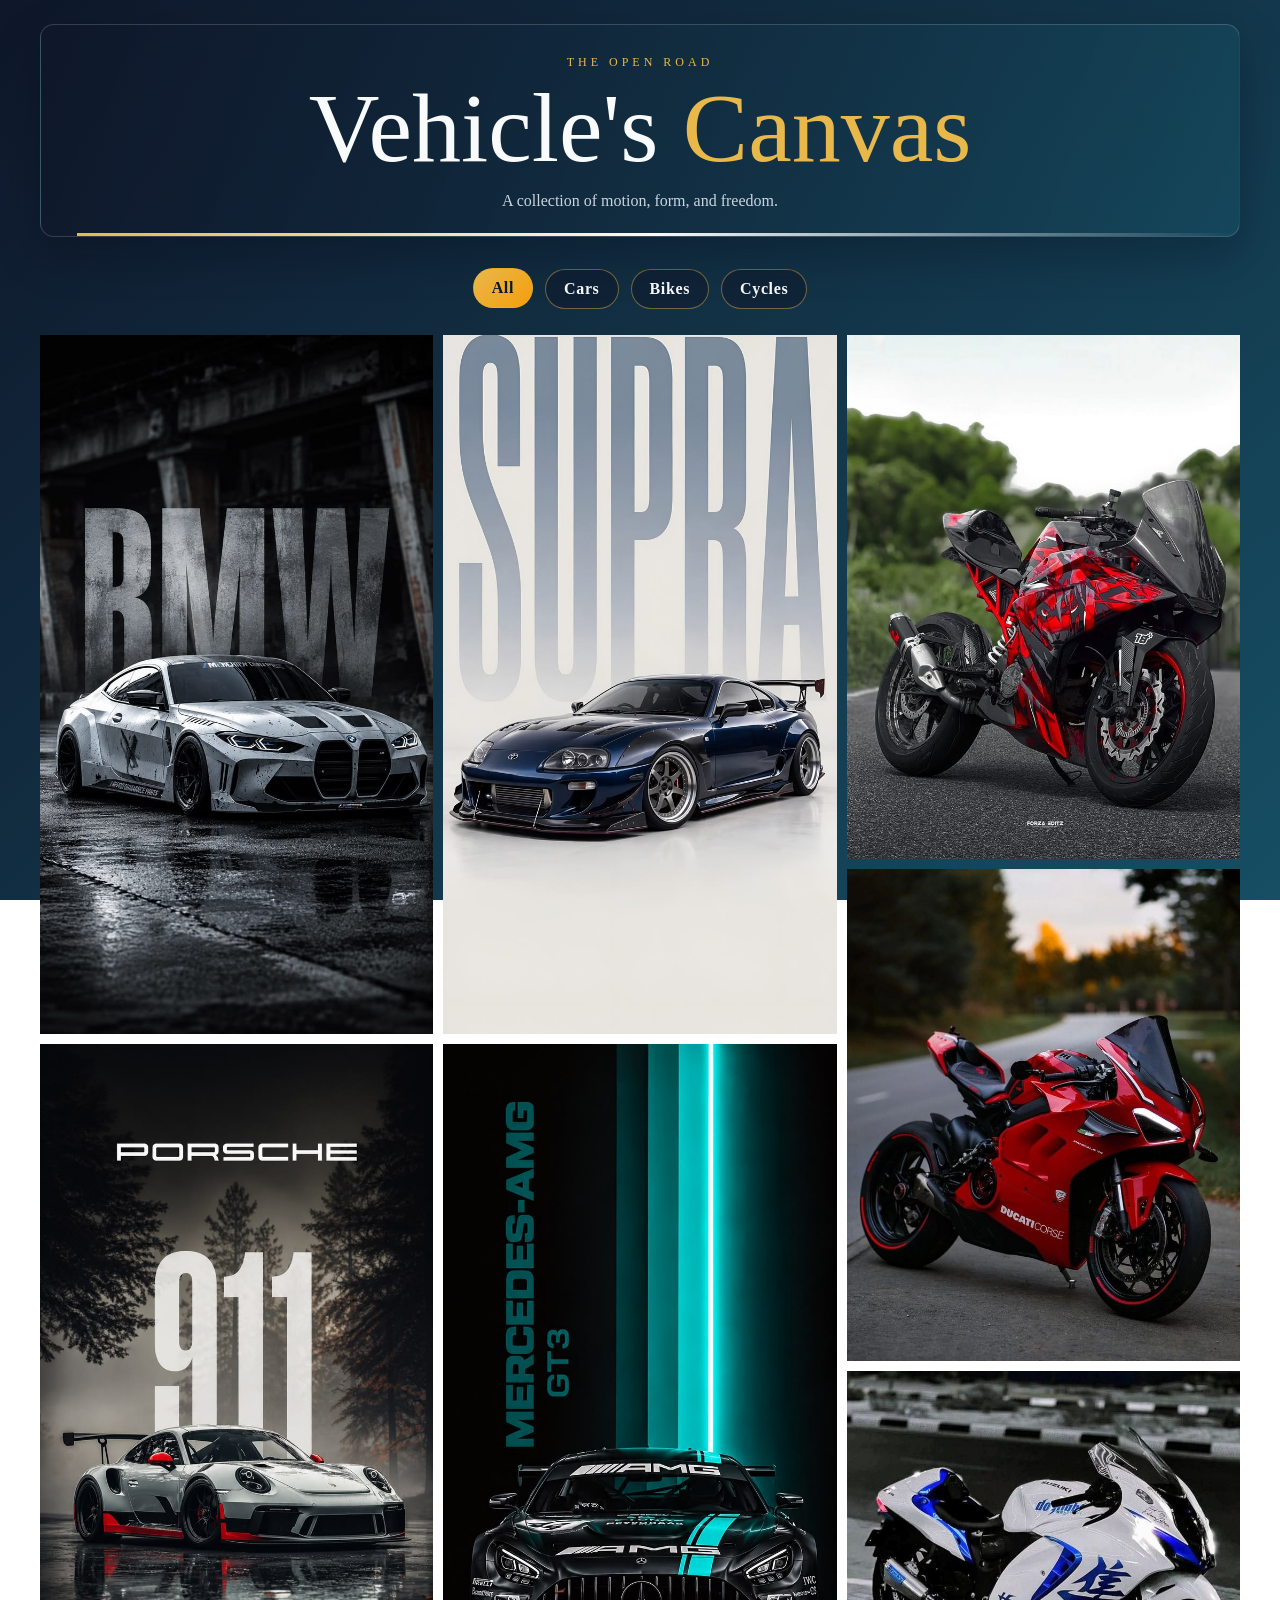
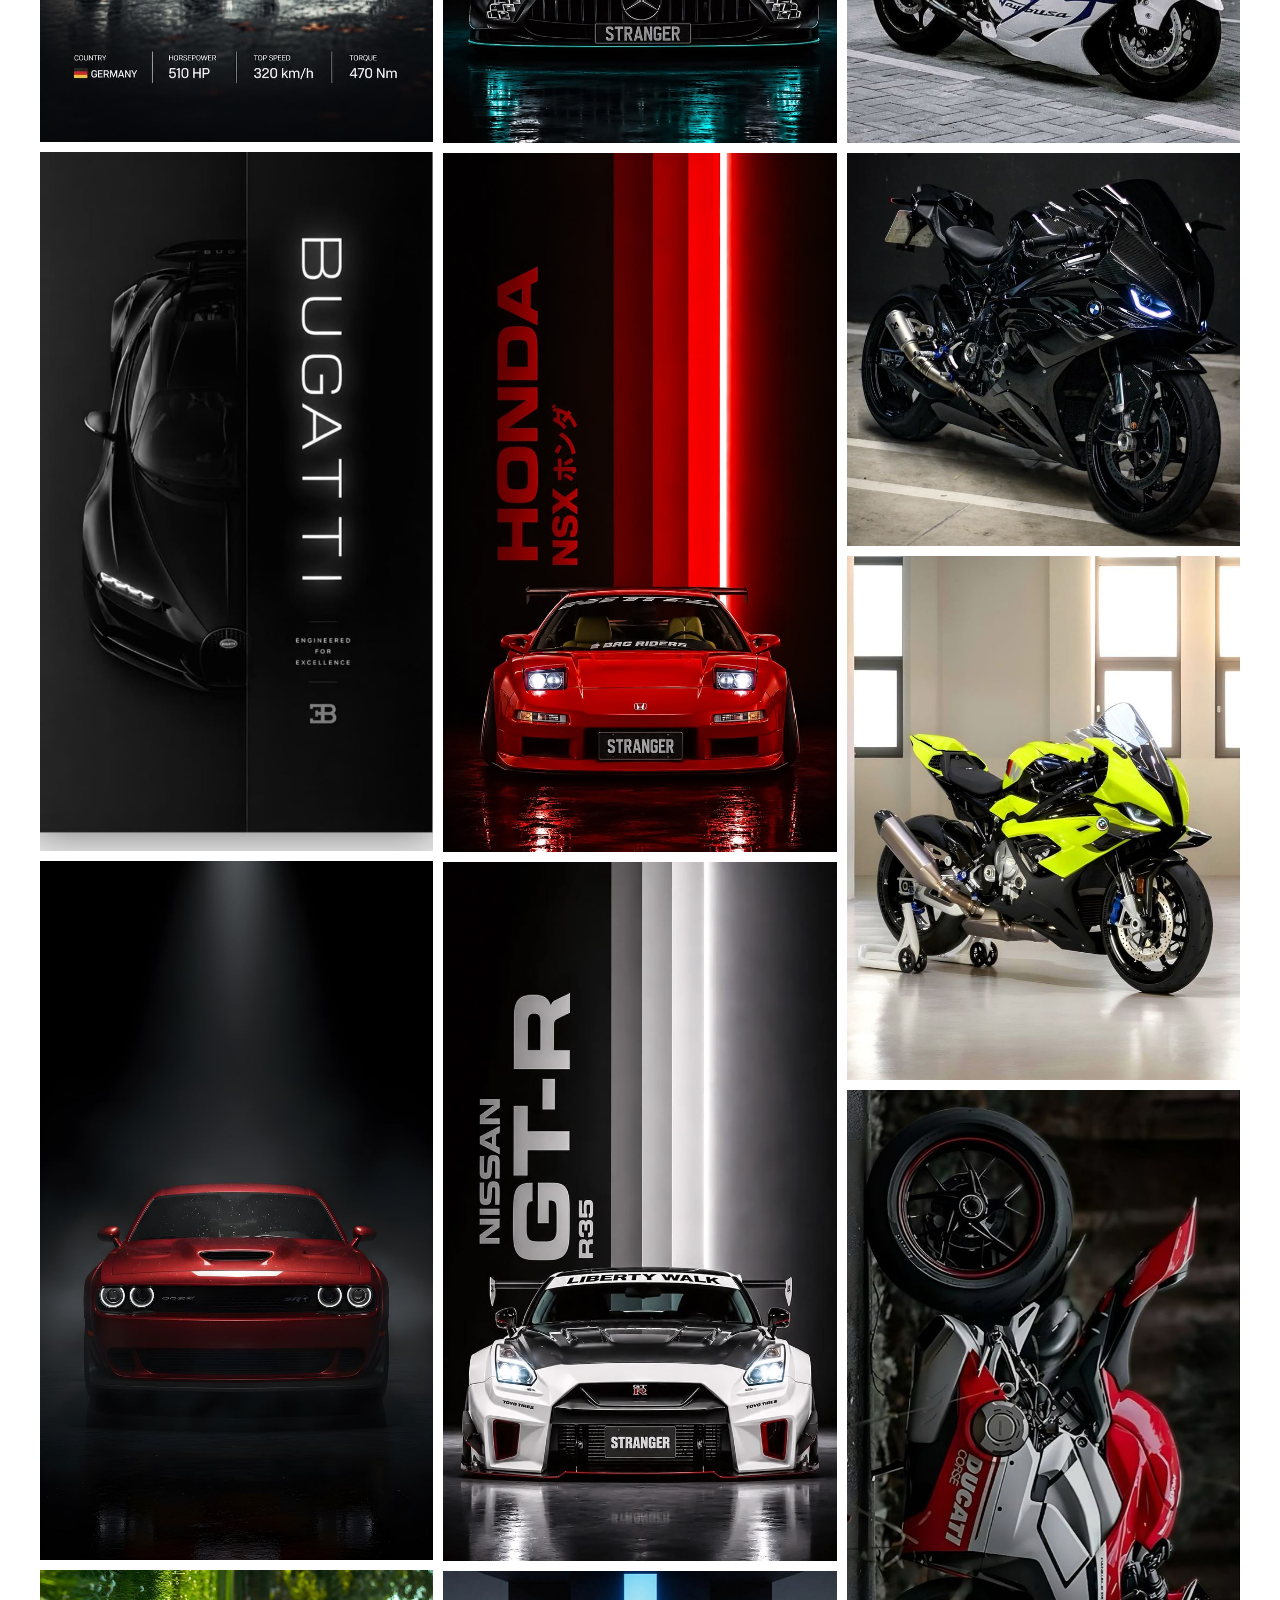
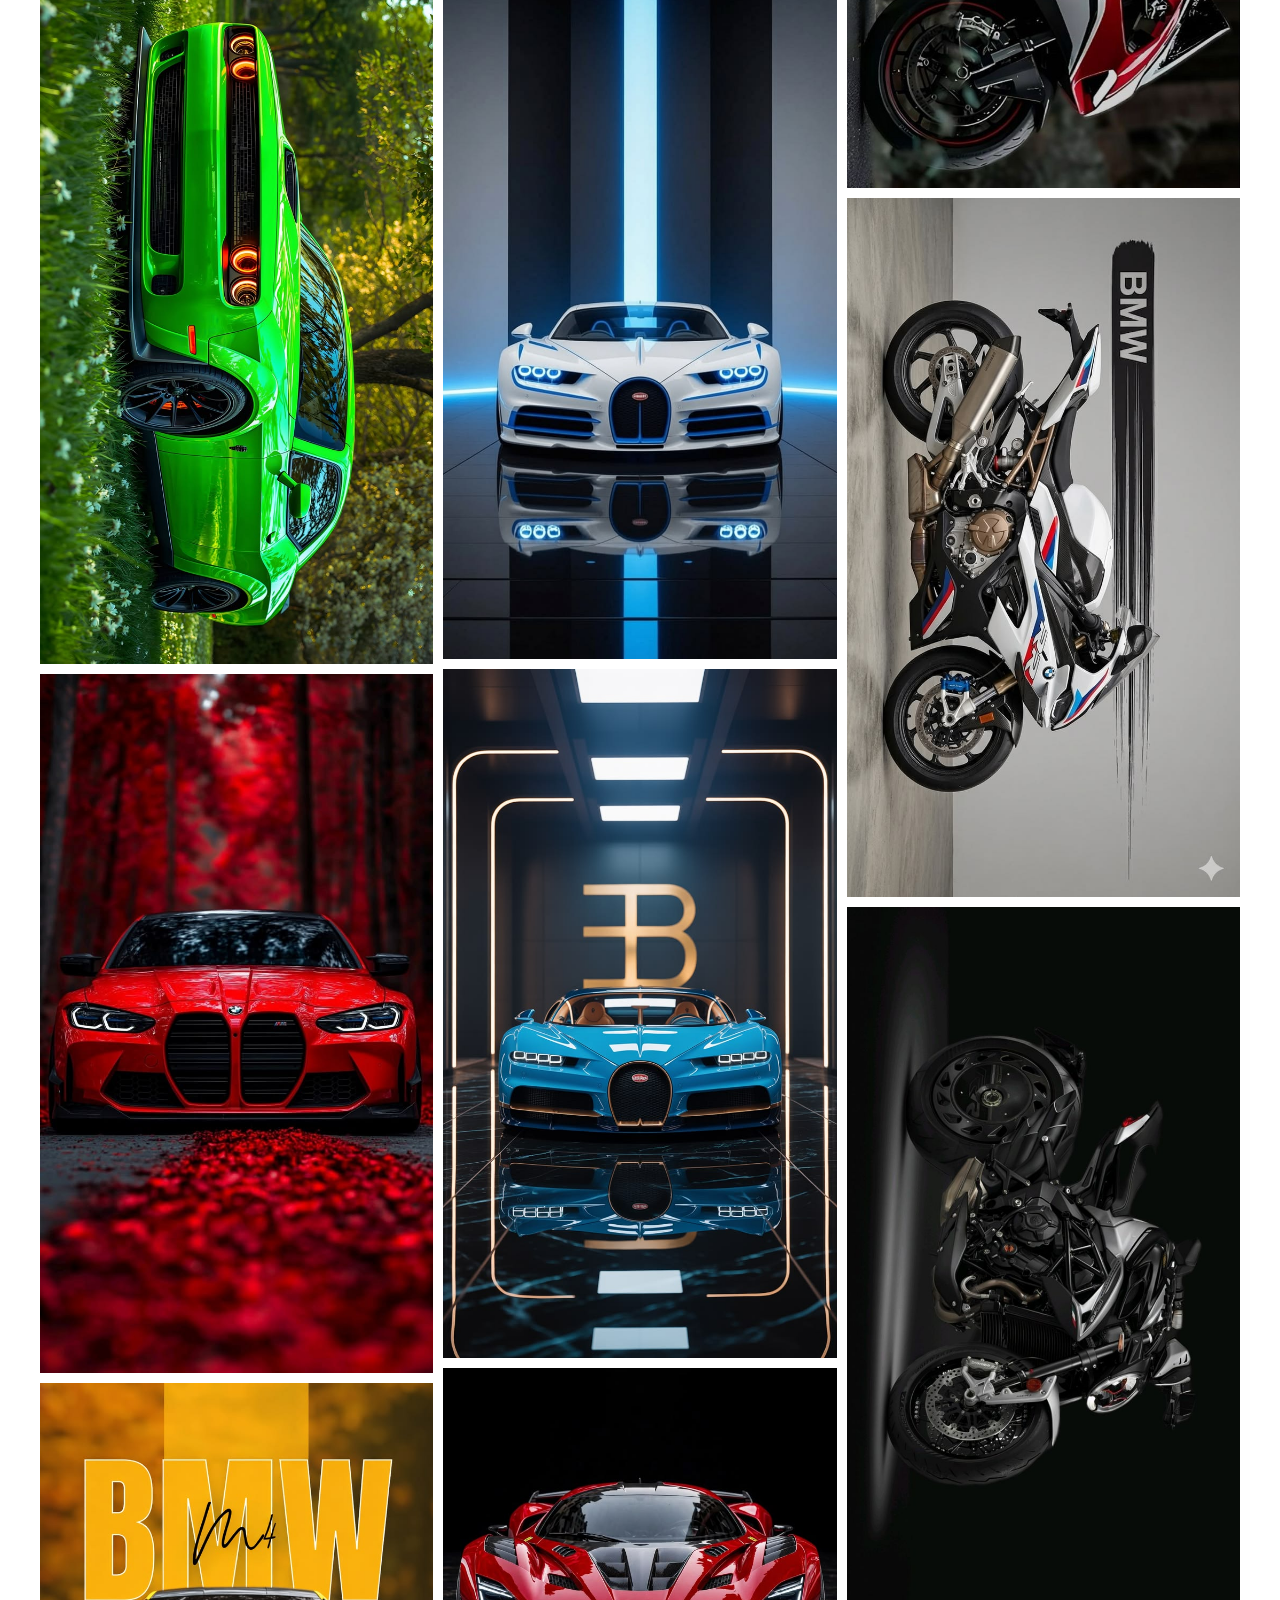
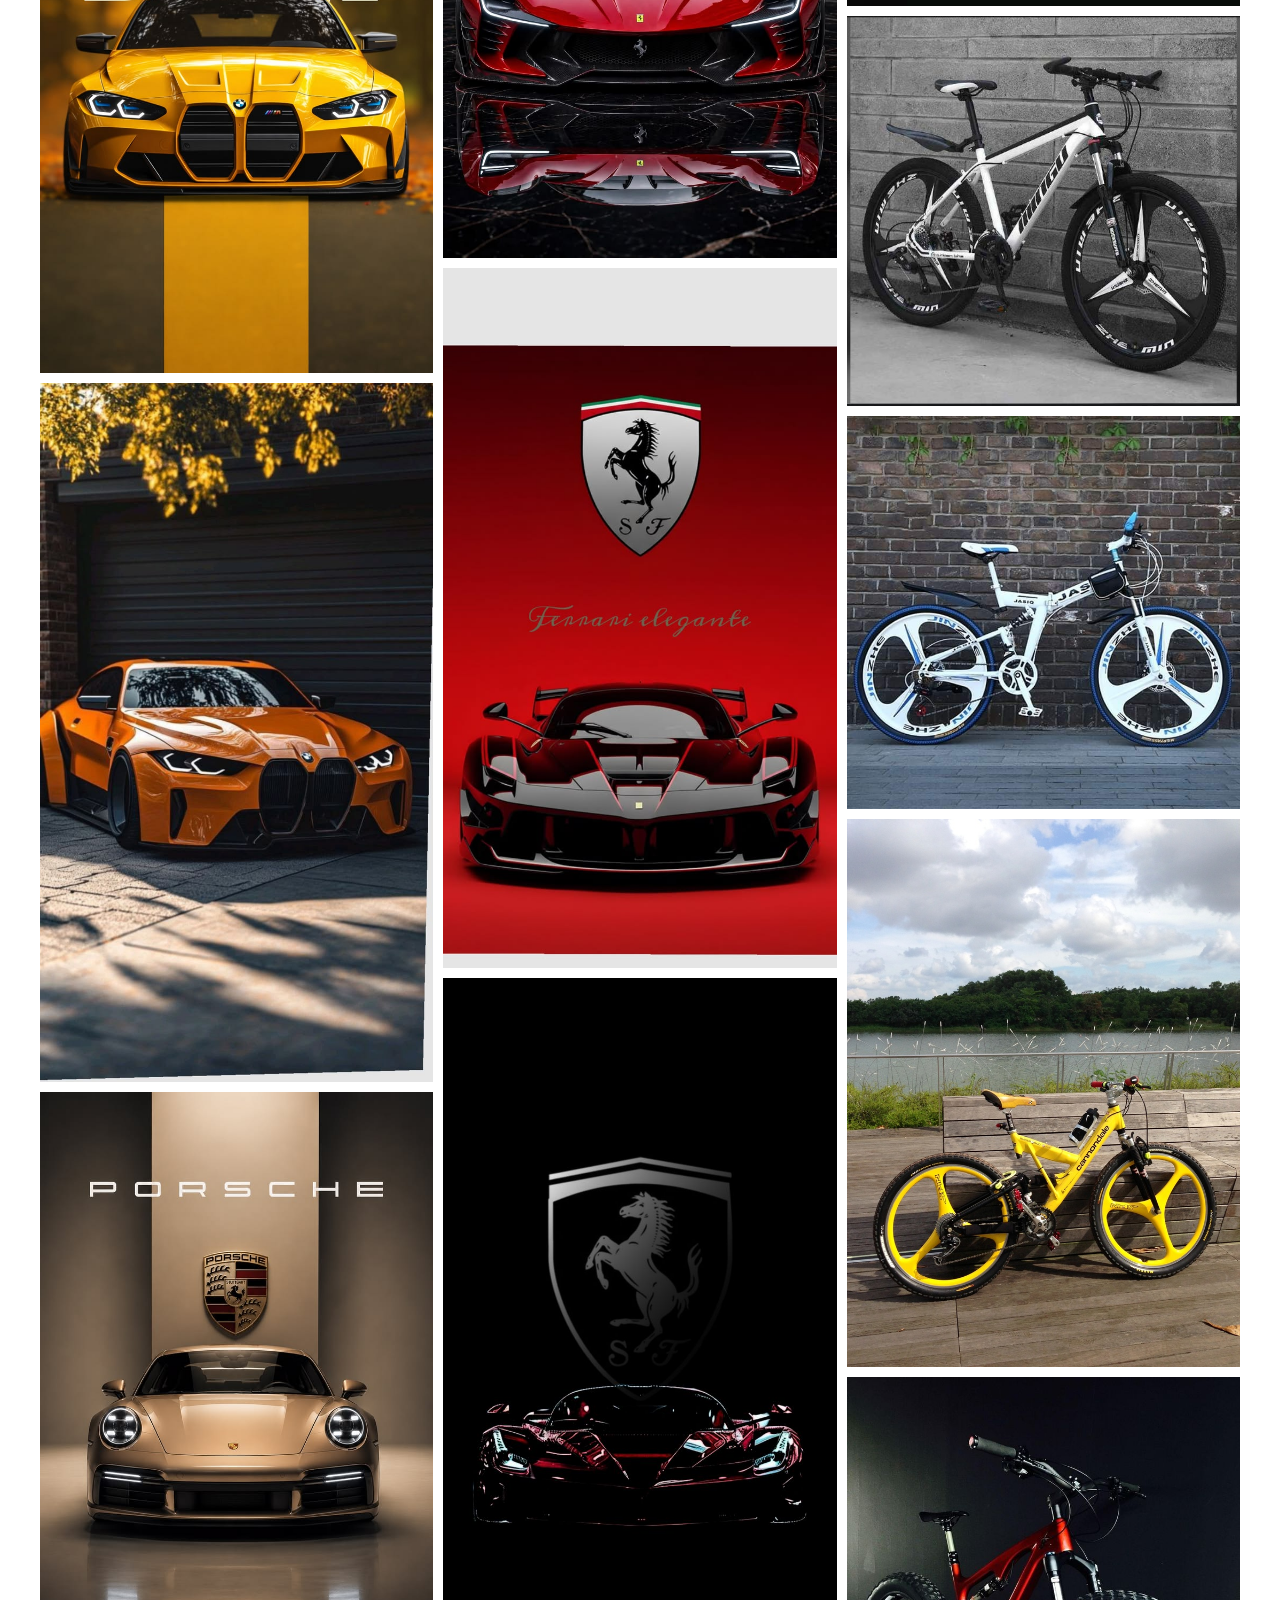
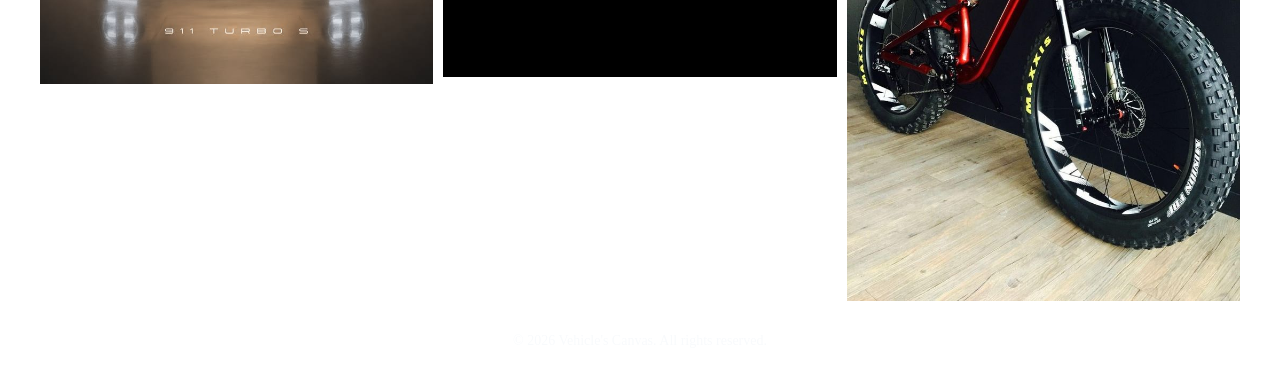
<file: index.html>
<!DOCTYPE html>
<html lang="en">
    <head>
        <meta charset="UTF-8">
        <meta name="viewport" content="width=device-width, initial-scale=1.0">
        <title> Car Image Gallery</title>
        <link rel="stylesheet" href="css/style.css">
    </head>

    <body>
        <header>
            <div class="header-section">
                <p class="header-kicker">THE OPEN ROAD</p>
                <h1>Vehicle's <span>Canvas</span></h1>
                <p class="header-line">A collection of motion, form, and
                    freedom.</p>
            </div>
        </header>
        <main>
            <section class="image-section">
                <div class="filter-bar" aria-label="Vehicle type filters">
                    <button class="filter-button active" type="button" data-filter="all">All</button>
                    <button class="filter-button" type="button" data-filter="car">Cars</button>
                    <button class="filter-button" type="button" data-filter="bike">Bikes</button>
                    <button class="filter-button" type="button" data-filter="cycle">Cycles</button>
                </div>

                <ul class="image-list" aria-label="Vehicle image gallery">
                    <li data-type="car"><img src="images/cars/img1.jpg" alt="Car 1"></li>
                    <li data-type="car"><img src="images/cars/img2.jpg" alt="Car 2"></li>
                    <li data-type="car"><img src="images/cars/img3.jpg" alt="Car 3"></li>
                    <li data-type="car"><img src="images/cars/img4.jpg" alt="Car 4"></li>
                    <li data-type="car"><img src="images/cars/img5.jpg" alt="Car 5"></li>
                    <li data-type="car"><img src="images/cars/img6.jpg" alt="Car 6"></li>
                    <li data-type="car"><img src="images/cars/img7.jpg" alt="Car 7"></li>
                    <li data-type="car"><img src="images/cars/img8.jpg" alt="Car 8"></li>
                    <li data-type="car"><img src="images/cars/img9.jpg" alt="Car 9"></li>
                    <li data-type="car"><img src="images/cars/img10.jpg" alt="Car 10"></li>
                    <li data-type="car"><img src="images/cars/img11.jpg" alt="Car 11"></li>
                    <li data-type="car"><img src="images/cars/img12.jpg" alt="Car 12"></li>
                    <li data-type="car"><img src="images/cars/img13.jpg" alt="Car 13"></li>
                    <li data-type="car"><img src="images/cars/img14.jpg" alt="Car 14"></li>
                    <li data-type="car"><img src="images/cars/img15.jpg" alt="Car 15"></li>
                    <li data-type="car"><img src="images/cars/img16.jpg" alt="Car 16"></li>
                    <li data-type="car"><img src="images/cars/img17.jpg" alt="Car 17"></li>
                    <li data-type="car"><img src="images/cars/img18.jpg" alt="Car 18"></li>
                    <li data-type="bike"><img src="images/bikes/pht1.jpg" alt="Bike 1"></li>
                    <li data-type="bike"><img src="images/bikes/pht2.jpg" alt="Bike 2"></li>
                    <li data-type="bike"><img src="images/bikes/pht3.jpg" alt="Bike 3"></li>
                    <li data-type="bike"><img src="images/bikes/pht4.jpg" alt="Bike 4"></li>
                    <li data-type="bike"><img src="images/bikes/pht5.jpg" alt="Bike 5"></li>
                    <li data-type="bike"><img src="images/bikes/pht6.jpg" alt="Bike 6"></li>
                    <li data-type="bike"><img src="images/bikes/pht7.jpg" alt="Bike 7"></li>
                    <li data-type="bike"><img src="images/bikes/pht8.jpg" alt="Bike 8"></li>
                    <li data-type="cycle"><img src="images/cycles/cyc2.jpg" alt="Cycle 2"></li>
                    <li data-type="cycle"><img src="images/cycles/cyc3.jpg" alt="Cycle 3"></li>
                    <li data-type="cycle"><img src="images/cycles/cyc4.jpg" alt="Cycle 4"></li>
                    <li data-type="cycle"><img src="images/cycles/cyc5.jpg" alt="Cycle 5"></li>
                </ul>
            </section>
        </main>

        <dialog id="image-viewer" aria-label="Image viewer">
            <button id="viewer-close" class="viewer-button viewer-close"
                type="button" aria-label="Close image viewer">&times;</button>
            <button id="viewer-previous" class="viewer-button viewer-previous"
                type="button" aria-label="View previous image">&#10094;</button>
            <figure>
                <img id="viewer-image" src alt>
            </figure>
            <button id="viewer-next" class="viewer-button viewer-next"
                type="button" aria-label="View next image">&#10095;</button>
        </dialog>

        <script src="javascript/gallery.js"></script>
        <footer>
            <p class="footer-line">&copy; 2026 Vehicle's Canvas. All rights reserved.</p>
            </footer>   
    </body>
       
    </html>
</file>
<file: css/style.css>
body {
    margin: 0;
    padding: 24px;
    background: linear-gradient(135deg, #0f172a 0%, #164e63 100%);
    background-attachment: fixed;
    color: #f8fafc;
}

header {
    max-width: 1200px;
    margin: 0 auto 32px;
}

.header-section {
    position: relative;
    overflow: hidden;
    padding: 30px 36px 26px;
    text-align: center;
    border: 1px solid rgba(255, 255, 255, 0.16);
    border-radius: 14px;
    background: linear-gradient(110deg, rgba(15, 23, 42, 0.92), rgba(22, 78, 99, 0.58));
    box-shadow: 0 18px 45px rgba(2, 8, 23, 0.28);
    animation: header-reveal 700ms ease-out both;
}

.header-section::after {
    position: absolute;
    right: 0;
    bottom: 0;
    left: 36px;
    height: 3px;
    background: linear-gradient(90deg, #e8b84b, #f8fafc, transparent);
    content: "";
    transform-origin: left;
    animation: accent-grow 900ms 250ms ease-out both;
}

.header-kicker {
    margin: 0 0 10px;
    color: #e8b84b;
    font-family: Georgia, serif;
    font-size: 12px;
    letter-spacing: 4px;
}

header h1 {
    margin: 0;
    font-family: Georgia, serif;
    font-size: clamp(58px, 15vw, 98px);
    font-weight: 400;
    line-height: 0.98;
    letter-spacing: 0;
}

header h1 span {
    color: #e8b84b;
}

.header-line {
    margin: 16px 0 0;
    color: #cbd5e1;
    font-family: Georgia, serif;
    font-size: 16px;
}
footer {
    max-width: 1200px;
    margin: 32px auto 0;
    text-align: center;
    font-family: Georgia, serif;
    font-size: 14px;
}

@keyframes header-reveal {
    from {
        opacity: 0;
        transform: translateY(-18px);
    }

    to {
        opacity: 1;
        transform: translateY(0);
    }
}

@keyframes accent-grow {
    from {
        transform: scaleX(0);
    }

    to {
        transform: scaleX(1);
    }
}

main {
    max-width: 1200px;
    margin: 0 auto;
}

.image-section {
    display: flex;
    flex-direction: column;
    gap: 18px;
}

.filter-bar {
    display: flex;
    flex-wrap: wrap;
    justify-content: center;
    gap: 12px;
    margin: 0 auto 8px;
}

.filter-button {
    border: 1px solid rgba(232, 184, 75, 0.45);
    border-radius: 999px;
    background: rgba(15, 23, 42, 0.5);
    color: #f8fafc;
    cursor: pointer;
    font: inherit;
    font-weight: 600;
    letter-spacing: 0.04em;
    padding: 10px 18px;
    transition: transform 180ms ease, background 180ms ease, border-color 180ms ease;
}

.filter-button:hover,
.filter-button:focus-visible,
.filter-button.active {
    background: linear-gradient(135deg, #e8b84b, #f59e0b);
    border-color: transparent;
    color: #0f172a;
    transform: translateY(-1px);
}

.image-list {
    column-count: 3;
    column-gap: 10px;
    margin: 0;
    padding: 0;
    list-style: none;
}

.image-list li {
    break-inside: avoid;
    margin-bottom: 10px;
    overflow: hidden;
    transition: opacity 180ms ease, transform 180ms ease;
}

.image-list li.is-hidden {
    display: none;
}

.image-list img {
    display: block;
    width: 100%;
    height: auto;
    cursor: pointer;
}

#image-viewer {
    position: relative;
    display: none;
    align-items: center;
    justify-content: center;
    width: min(90vw, 1000px);
    max-width: 90vw;
    padding: 48px 72px 24px;
    border: 1px solid rgba(255, 255, 255, 0.2);
    background: rgba(15, 23, 42, 0.96);
    color: white;
}

#image-viewer[open] {
    display: flex;
}

#image-viewer::backdrop {
    background: rgba(0, 0, 0, 0.85);
}

#image-viewer figure {
    margin: 0;
    text-align: center;
}

#viewer-image {
    display: block;
    max-width: min(75vw, 850px);
    max-height: 75vh;
    width: auto;
    height: auto;
}

.viewer-button {
    position: absolute;
    border: 0;
    color: white;
    background: rgba(255, 255, 255, 0.16);
    cursor: pointer;
    font-size: 28px;
    line-height: 1;
}

.viewer-button:hover,
.viewer-button:focus-visible {
    background: rgba(232, 184, 75, 0.85);
    color: #0f172a;
}

.viewer-close {
    top: 12px;
    right: 16px;
    padding: 4px 10px;
}

.viewer-previous,
.viewer-next {
    top: 50%;
    padding: 12px 16px;
    transform: translateY(-50%);
}

.viewer-previous {
    left: 16px;
}

.viewer-next {
    right: 16px;
}

@media (max-width: 600px) {
    .header-section {
        padding: 24px 22px 22px;
    }

    .header-section::after {
        left: 22px;
    }

    #image-viewer {
        padding: 48px 48px 20px;
    }

    #viewer-image {
        max-width: 80vw;
        max-height: 70vh;
    }
}

@media (max-width: 700px) {
    .image-section {
        column-count: 2;
    }
}

@media (max-width: 450px) {
    .image-section {
        column-count: 1;
    }
}
</file>
